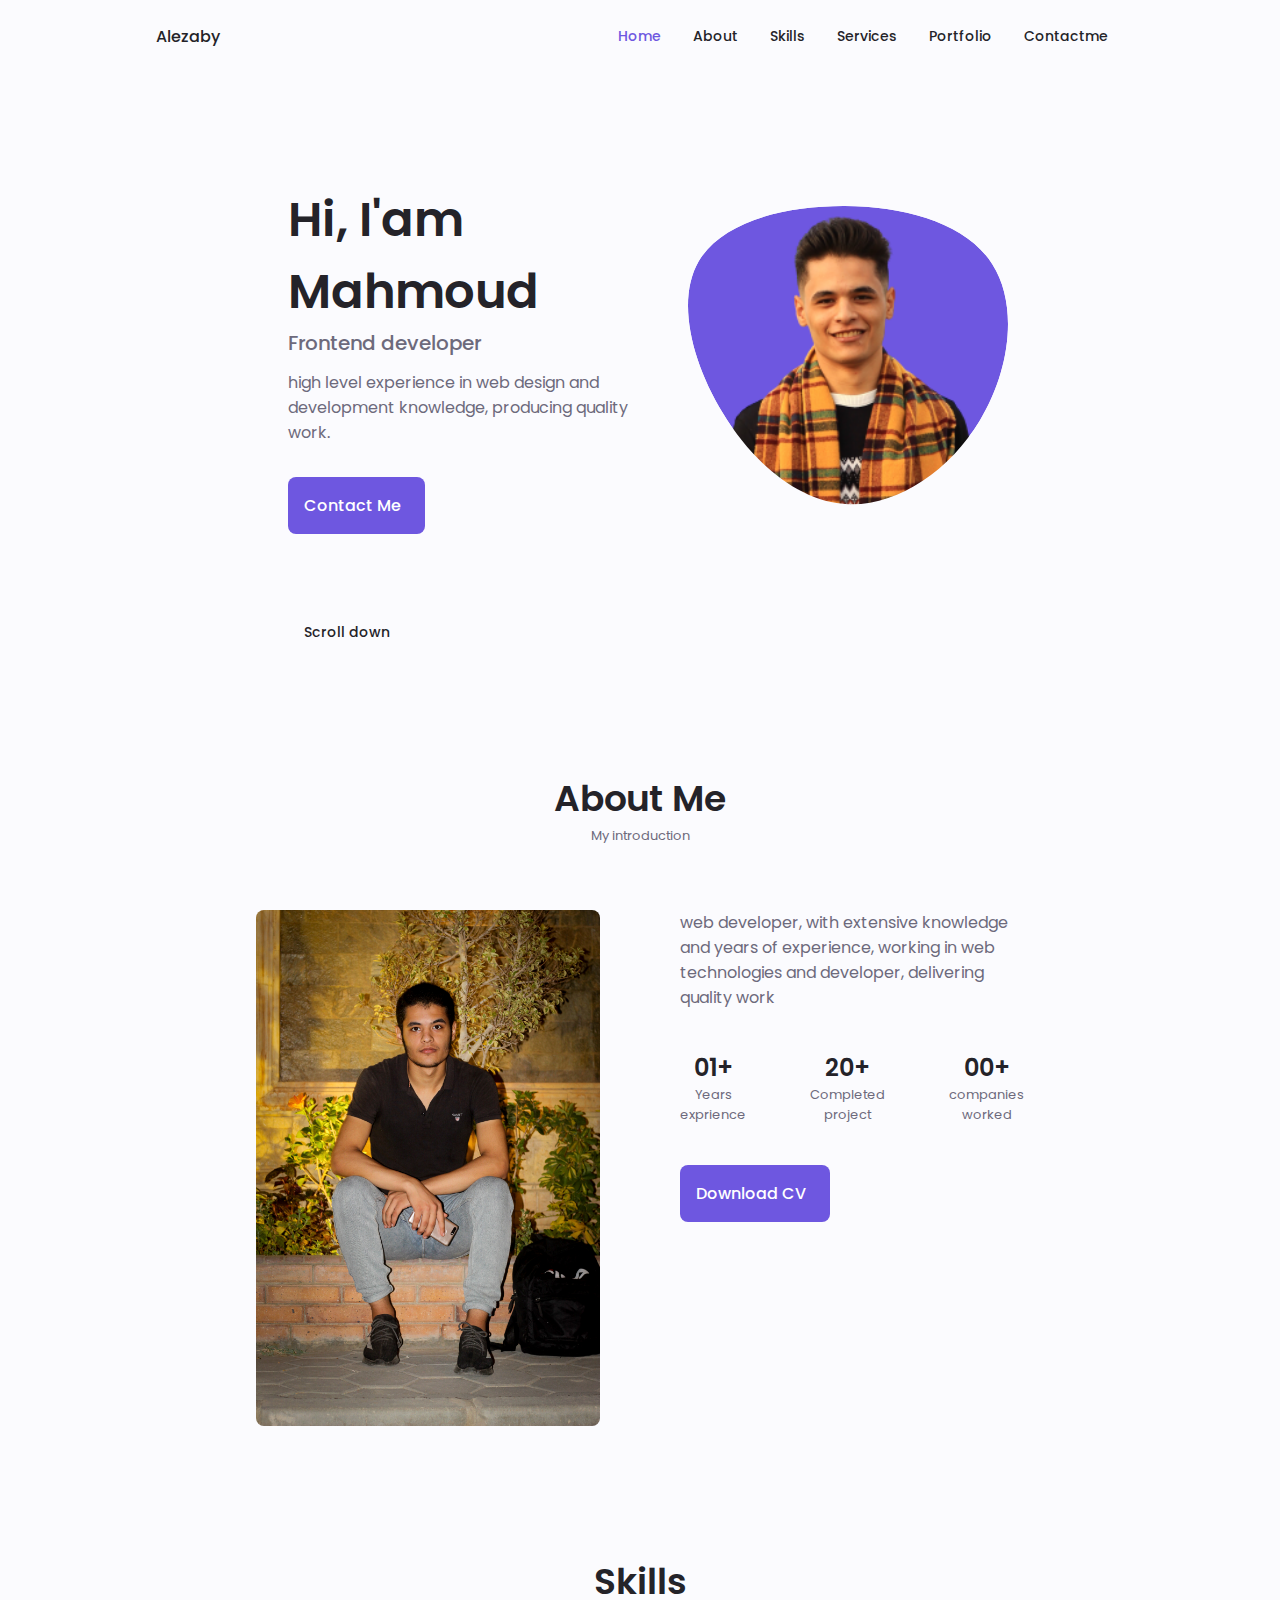
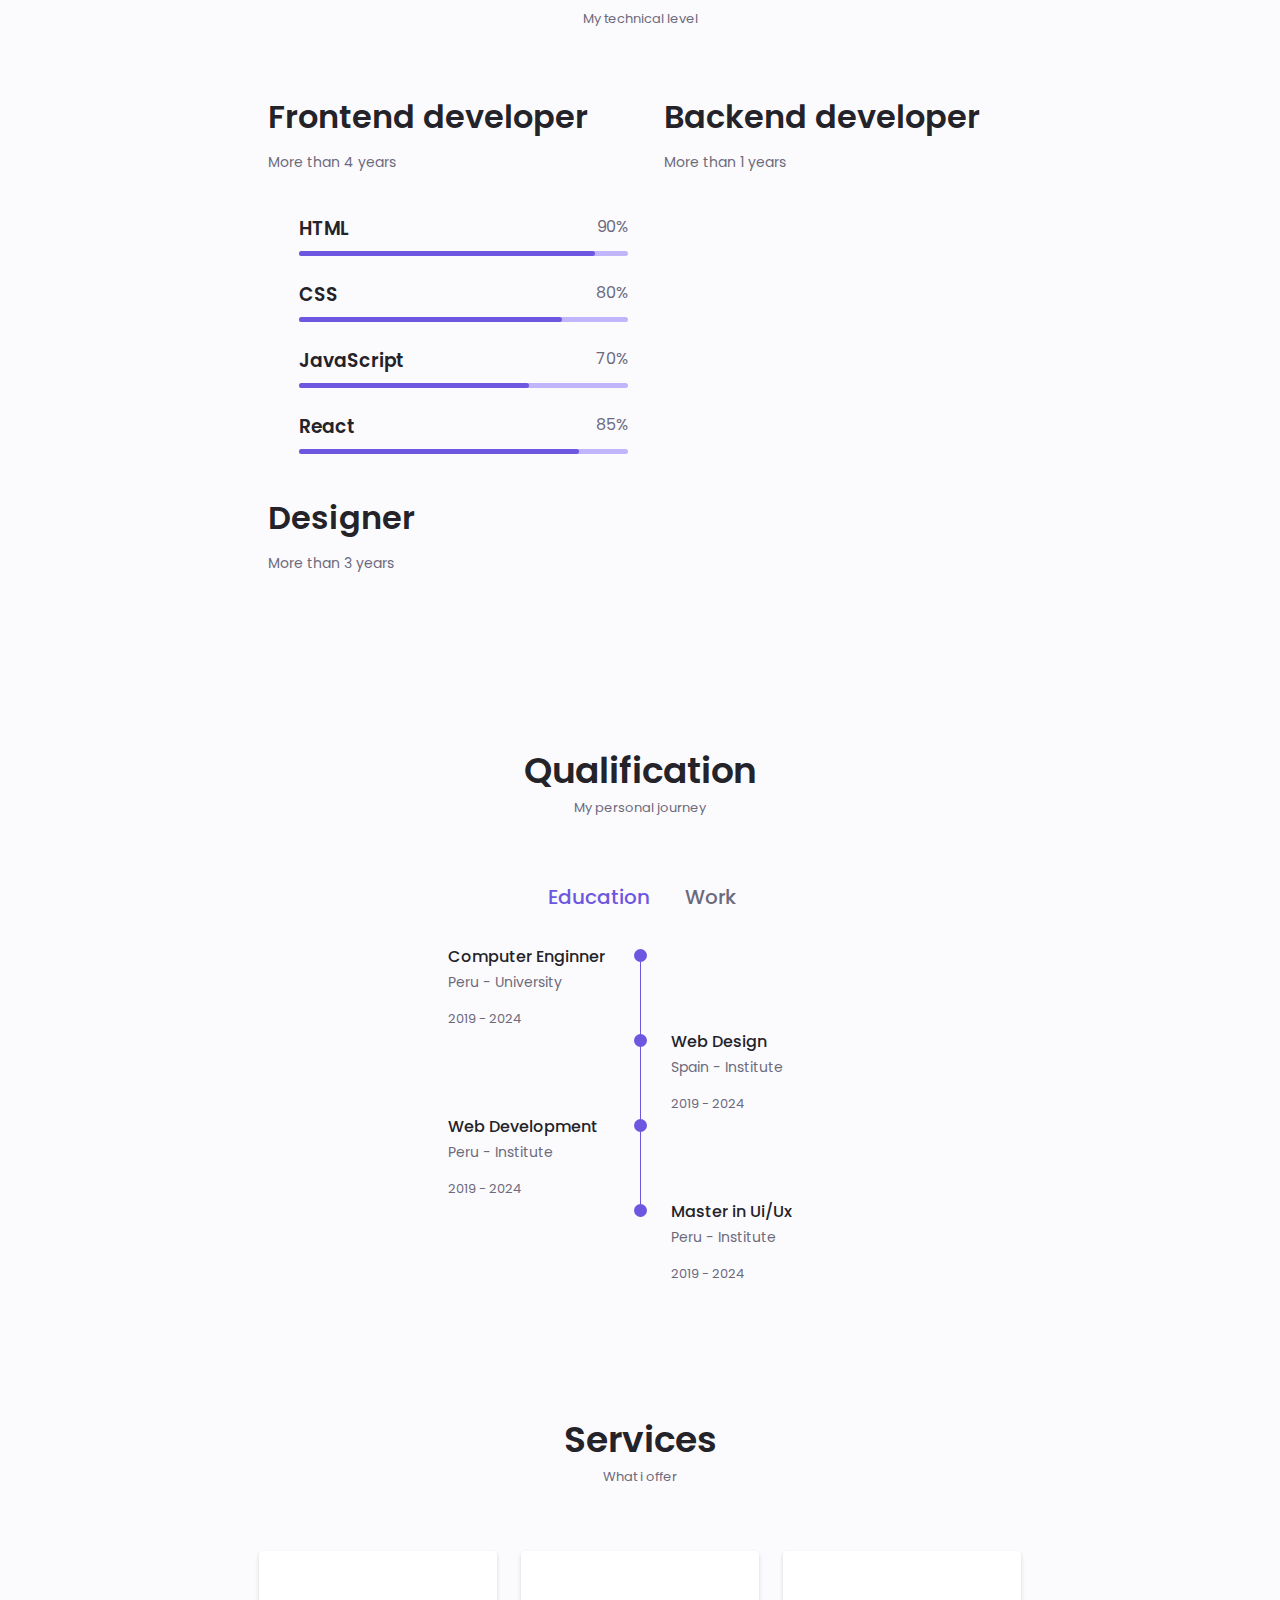
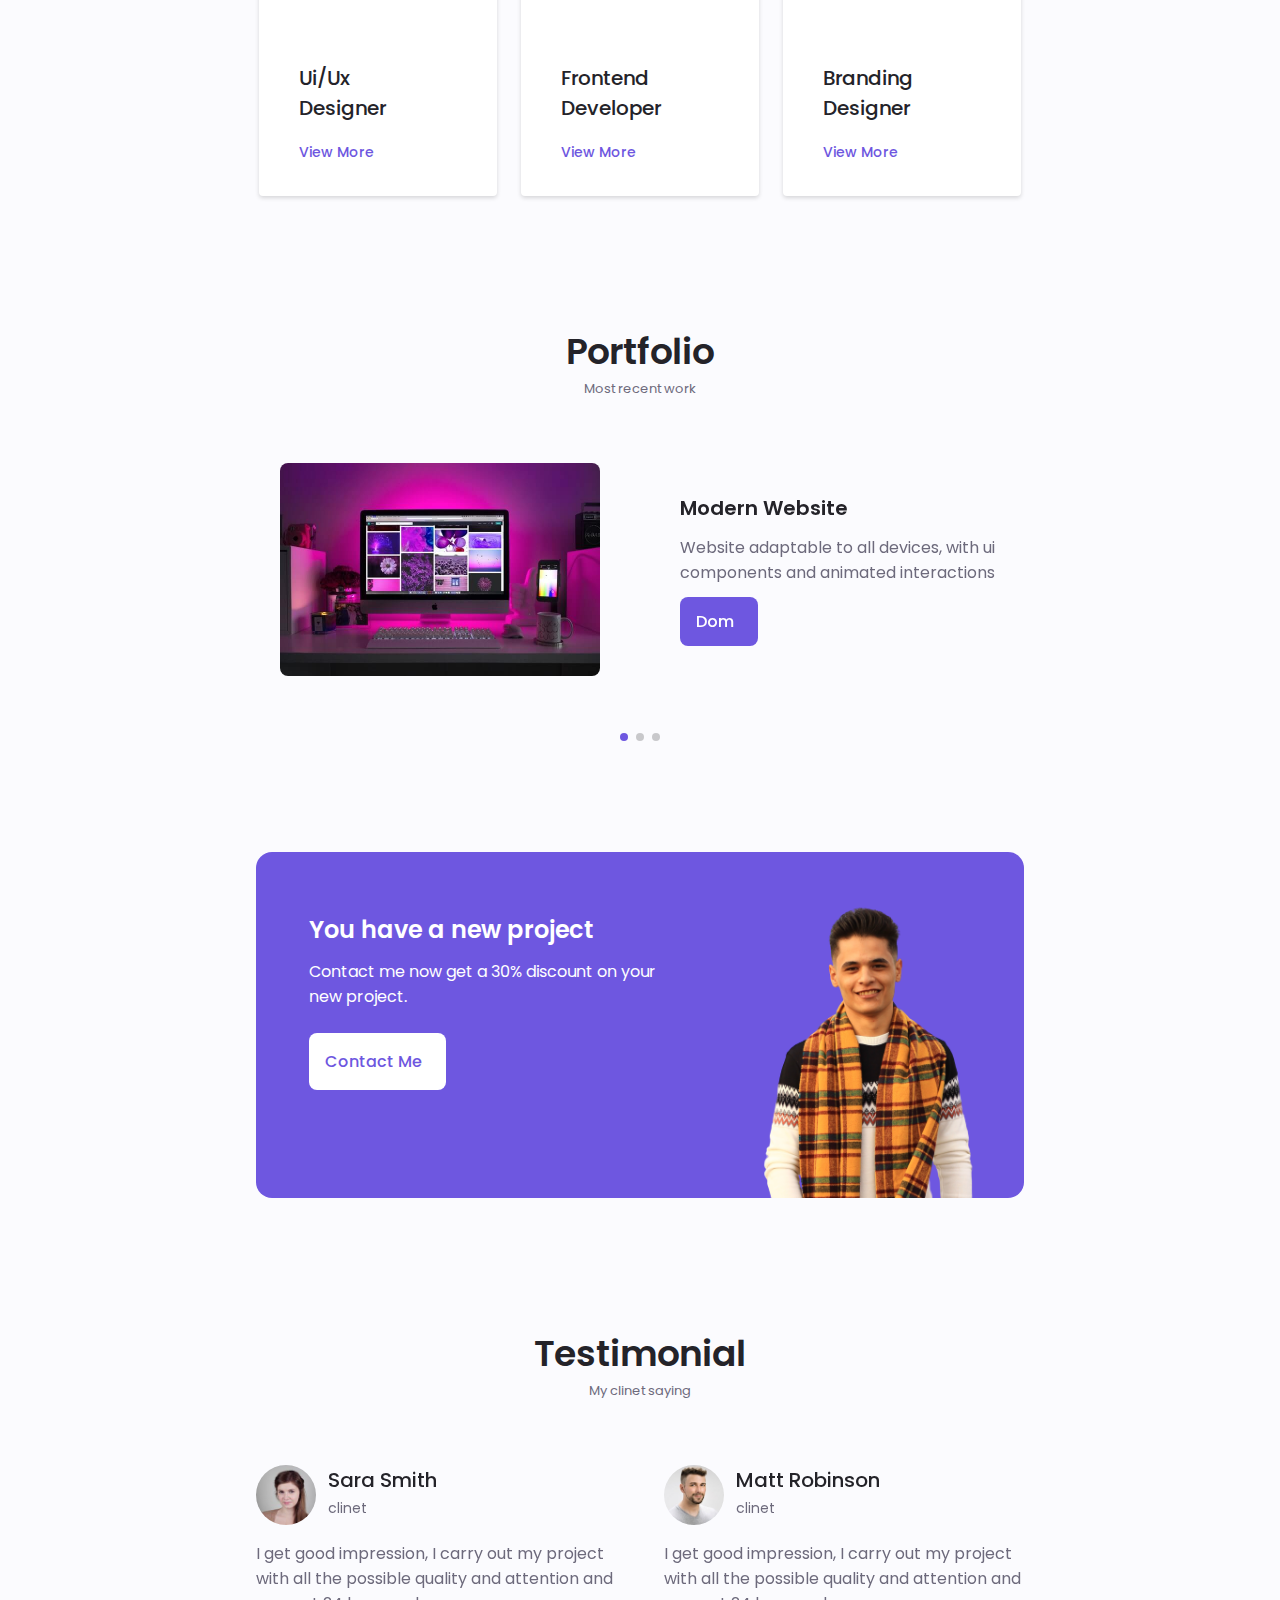
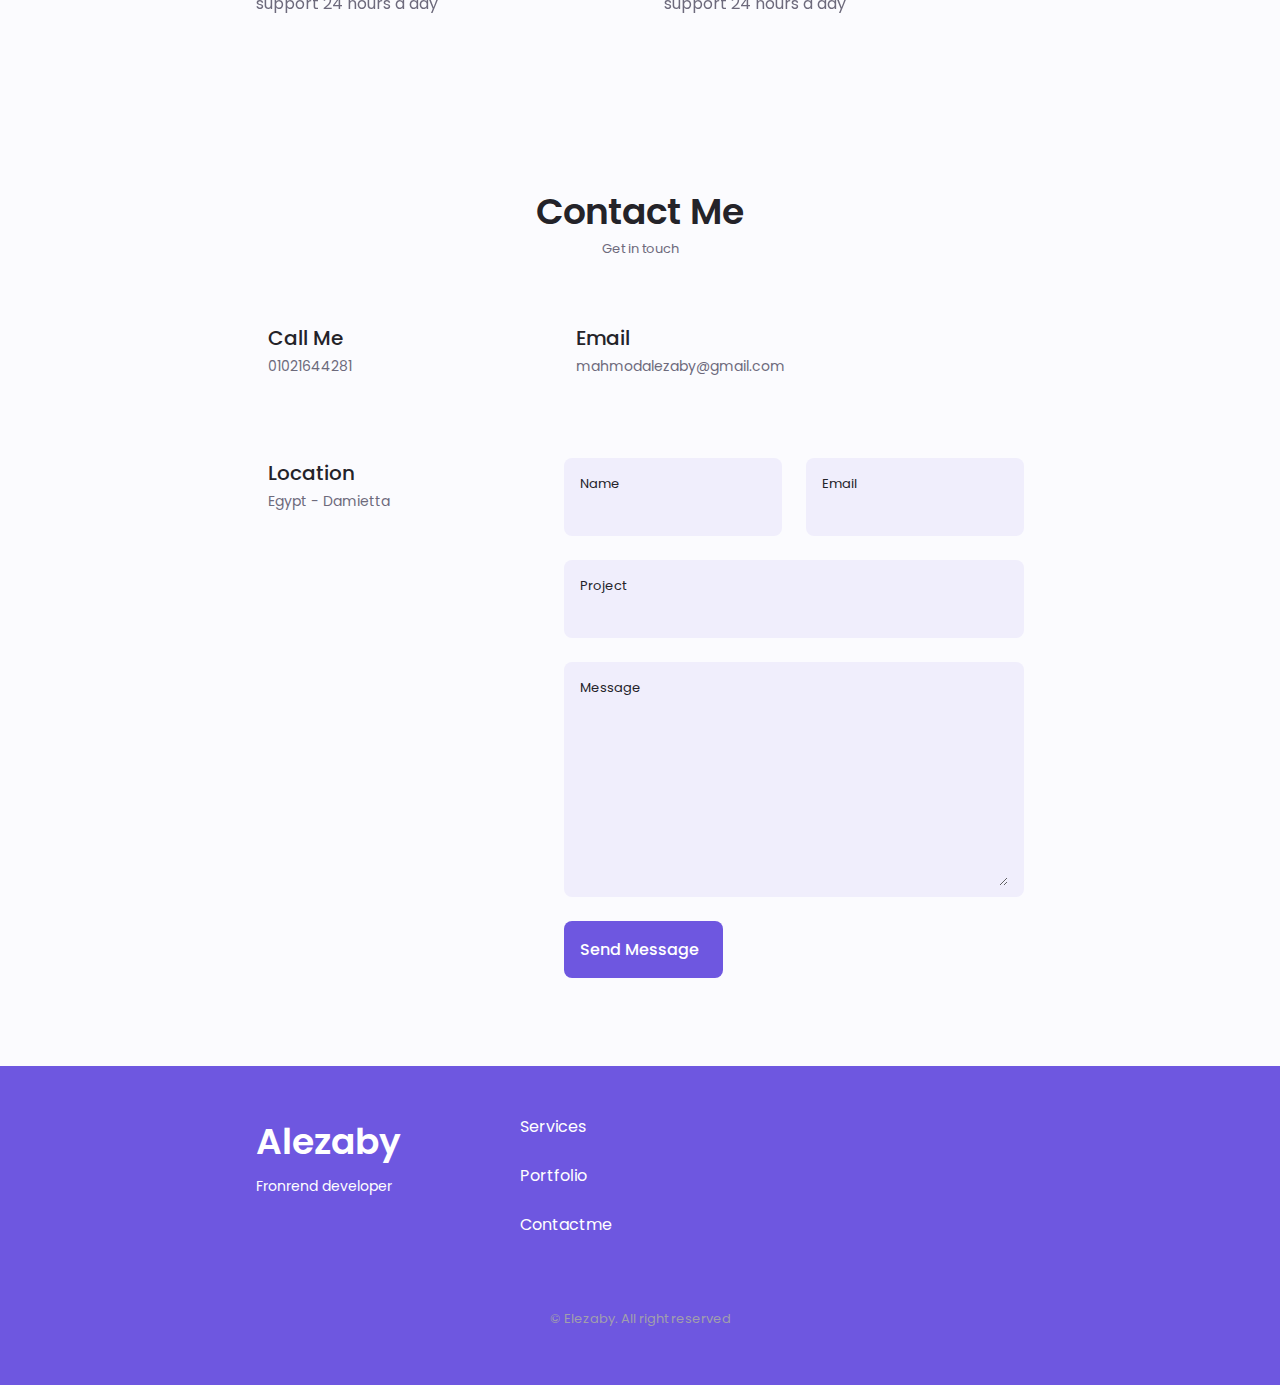
<file: index.html>
<!DOCTYPE html>
<html lang="en">

<head>
  <meta charset="UTF-8">
  <meta http-equiv="X-UA-Compatible" content="IE=edge">
  <meta name="viewport" content="width=device-width, initial-scale=1.0">
  <!--===================== Unicon =====================-->
  <link rel="stylesheet" href="https://unicons.iconscout.com/release/v4.0.0/css/line.css">

  <!--===================== Swiper Css =====================-->
  <link rel="stylesheet" href="css/swiper-bundle.min.css">
  <!--===================== Css =====================-->
  <link rel="stylesheet" href="css/style.css">
  <title>Portfolio</title>
</head>

<body>
  <!--===================== Header =====================-->
  <header class="header" id="header">
    <nav class="nav container">
      <a href="#" class="nav__logo">Alezaby</a>
      <div class="nav__menu" id="nav-menu">
        <ul class="nav__list grid">
          <li class="nav__item">
            <a href="#home" class="nav__link active-link">
              <i class="uil uil-estate nav__icon"></i> Home
            </a>
          </li>
          <li class="nav__item">
            <a href="#about" class="nav__link">
              <i class="uil uil-user nav__icon"></i> About
            </a>
          </li>
          <li class="nav__item">
            <a href="#skills" class="nav__link">
              <i class="uil uil-file-alt nav__icon"></i> Skills
            </a>
          </li>
          <li class="nav__item">
            <a href="#services" class="nav__link">
              <i class="uil uil-bring-bottom nav__icon"></i> Services
            </a>
          </li>
          <li class="nav__item">
            <a href="#portfolio" class="nav__link">
              <i class="uil uil-scenery nav__icon"></i> Portfolio
            </a>
          </li>
          <li class="nav__item">
            <a href="#contact" class="nav__link">
              <i class="uil uil-message nav__icon"></i> Contactme
            </a>
          </li>
        </ul>
        <i class="uil uil-times nav__close" id="nav-close"></i>
      </div>
      <div class="nav__btns">
        <!-- Theme cange button -->
        <i class="uil uil-moon change-theme" id="theme-button"></i>
        <div class="nav__toggle" id="nav-toggle">
          <i class="uil uil-apps"></i>
        </div>
      </div>
    </nav>
  </header>
  <!--======================= Main ========================-->
  <main class="main">
    <!--===================== Hmoe ========================-->
    <section class="section home" id="home">
      <div class="home__container container grid">
        <div class="home__content grid">
          <div class="home__social">
            <a href="http://www.linkedin.com/in/mahmoud-elezaby" class="home__social-icon" target="_blank">
              <i class="uil uil-linkedin"></i>
            </a>
            <a href="https://dribbble.com/" class="home__social-icon" target="_blank">
              <i class="uil uil-dribbble"></i>
            </a>
            <a href="https://github.com/Elezaaby" class="home__social-icon" target="_blank">
              <i class="uil uil-github-alt"></i>
            </a>
          </div>
          <div class="home__img">
            <svg class="home__blob" viewBox="0 0 200 187" xmlns="http://www.w3.org/2000/svg"
              xmlns:xlink="http://www.w3.org/1999/xlink">
              <mask id="mask0" mask-type="alpha">
                <path d="M190.312 36.4879C206.582 62.1187 201.309 102.826 182.328 134.186C163.346 165.547 
                  130.807 187.559 100.226 186.353C69.6454 185.297 41.0228 161.023 21.7403 129.362C2.45775 
                  97.8511 -7.48481 59.1033 6.67581 34.5279C20.9871 10.1032 59.7028 -0.149132 97.9666 
                  0.00163737C136.23 0.303176 174.193 10.857 190.312 36.4879Z" />
              </mask>
              <g mask="url(#mask0)">
                <path d="M190.312 36.4879C206.582 62.1187 201.309 102.826 182.328 134.186C163.346 
                  165.547 130.807 187.559 100.226 186.353C69.6454 185.297 41.0228 161.023 21.7403 
                  129.362C2.45775 97.8511 -7.48481 59.1033 6.67581 34.5279C20.9871 10.1032 59.7028 
                  -0.149132 97.9666 0.00163737C136.23 0.303176 174.193 10.857 190.312 36.4879Z" />
                <image class="home__blob-img" href="image/portfolio4.png" />
              </g>
            </svg>
          </div>
          <div class="home__data">
            <h1 class="home__titel">Hi, I'am Mahmoud</h1>
            <h3 class="home__subtitle">Frontend developer</h3>
            <p class="home__description">high level experience in web design and development knowledge, producing
              quality work.</p>
            <a href="#contact" class="button button--flex">
              Contact Me <i class="uil uil-message button__icon"></i>
            </a>
          </div>
        </div>
        <div class="home__scroll">
          <a href="#about" class="home__scroll-button button--flex">
            <i class="uil uil-mouse-alt home__scroll-mouse"></i>
            <span class="home__scroll-name">Scroll down</span>
            <i class="uil uil-arrow-down home__scroll-arrow"></i>
          </a>
        </div>
      </div>
    </section>
    <!--====================== About ======================-->
    <section class="about section" id="about">
      <h2 class="section__title">About Me</h2>
      <span class="section__subtitle">My introduction</span>
      <div class="about__container container grid">
        <img src="image/portfolio6.jpg" alt="" class="about__img">
        <div class="about__data">
          <p class="about__description">web developer, with extensive knowledge and years of experience, working in web
            technologies and developer, delivering quality work</p>
          <div class="about__info">
            <div>
              <span class="about__info-title">01+</span>
              <span class="about__info-name">Years <br> exprience</span>
            </div>
            <div>
              <span class="about__info-title">20+</span>
              <span class="about__info-name">Completed <br> project</span>
            </div>
            <div>
              <span class="about__info-title">00+</span>
              <span class="about__info-name">companies <br> worked</span>
            </div>
          </div>
          <div class="about__buttons">
            <a download="" href="pdf/mahmoud-alezaby.pdf" class="button button--flex">
              Download CV<i class="uil uil-download-alt button__icon"></i>
            </a>
          </div>
        </div>
      </div>
    </section>
    <!--====================== Skils ======================-->
    <section class="skills section" id="skills">
      <h2 class="section__title">Skills</h2>
      <span class="section__subtitle">My technical level</span>
      <div class="skills__container container grid">
        <!--================== Skils1 ==================-->
        <div class="skills__content skills__open">
          <div class="skills__header">
            <i class="uil uil-brackets-curly skills__icon"></i>
            <div>
              <h1 class="skills__titles">Frontend developer</h1>
              <span class="skills__subtitle">More than 4 years</span>
            </div>
            <i class="uil uil-angle-down skills__arrow"></i>
          </div>
          <div class="skills__list grid">
            <div class="skills__data">
              <div class="skills__titles">
                <h3 class="skilla__name">HTML</h3>
                <span class="skills__number">90%</span>
              </div>
              <div class="skills__bar">
                <span class="skills__percentage skills__html"></span>
              </div>
            </div>

            <div class="skills__data">
              <div class="skills__titles">
                <h3 class="skilla__name">CSS</h3>
                <span class="skills__number">80%</span>
              </div>
              <div class="skills__bar">
                <span class="skills__percentage skills__css"></span>
              </div>
            </div>

            <div class="skills__data">
              <div class="skills__titles">
                <h3 class="skilla__name">JavaScript</h3>
                <span class="skills__number">70%</span>
              </div>
              <div class="skills__bar">
                <span class="skills__percentage skills__js"></span>
              </div>
            </div>

            <div class="skills__data">
              <div class="skills__titles">
                <h3 class="skilla__name">React</h3>
                <span class="skills__number">85%</span>
              </div>
              <div class="skills__bar">
                <span class="skills__percentage skills__react"></span>
              </div>
            </div>
          </div>
        </div>
        <!--================== Skils2 ==================-->
        <div class="skills__content skills__close">
          <div class="skills__header">
            <i class="uil uil-server-network skills__icon"></i>
            <div>
              <h1 class="skills__titles">Backend developer</h1>
              <span class="skills__subtitle">More than 1 years</span>
            </div>
            <i class="uil uil-angle-down skills__arrow"></i>
          </div>
          <div class="skills__list grid">
            <div class="skills__data">
              <div class="skills__titles">
                <h3 class="skilla__name">PHP</h3>
                <span class="skills__number">80%</span>
              </div>
              <div class="skills__bar">
                <span class="skills__percentage skills__php"></span>
              </div>
            </div>

            <div class="skills__data">
              <div class="skills__titles">
                <h3 class="skilla__name">Node Js</h3>
                <span class="skills__number">80%</span>
              </div>
              <div class="skills__bar">
                <span class="skills__percentage skills__node"></span>
              </div>
            </div>

            <div class="skills__data">
              <div class="skills__titles">
                <h3 class="skilla__name">Firebase</h3>
                <span class="skills__number">60%</span>
              </div>
              <div class="skills__bar">
                <span class="skills__percentage skills__firebase"></span>
              </div>
            </div>

            <div class="skills__data">
              <div class="skills__titles">
                <h3 class="skilla__name">Python</h3>
                <span class="skills__number">95%</span>
              </div>
              <div class="skills__bar">
                <span class="skills__percentage skills__python"></span>
              </div>
            </div>
          </div>
        </div>
        <div>
          <!--================== Skils3 ==================-->
          <div class="skills__content skills__close">
            <div class="skills__header">
              <i class="uil uil-swatchbook skills__icon"></i>
              <div>
                <h1 class="skills__titles">Designer</h1>
                <span class="skills__subtitle">More than 3 years</span>
              </div>
              <i class="uil uil-angle-down skills__arrow"></i>
            </div>
            <div class="skills__list grid">
              <div class="skills__data">
                <div class="skills__titles">
                  <h3 class="skilla__name">Figma</h3>
                  <span class="skills__number">90%</span>
                </div>
                <div class="skills__bar">
                  <span class="skills__percentage skills__figma"></span>
                </div>
              </div>

              <div class="skills__data">
                <div class="skills__titles">
                  <h3 class="skilla__name">Sketch</h3>
                  <span class="skills__number">85%</span>
                </div>
                <div class="skills__bar">
                  <span class="skills__percentage skills__sketch"></span>
                </div>
              </div>

              <div class="skills__data">
                <div class="skills__titles">
                  <h3 class="skilla__name">Photoshop</h3>
                  <span class="skills__number">90%</span>
                </div>
                <div class="skills__bar">
                  <span class="skills__percentage skills__photoshop"></span>
                </div>
              </div>
            </div>
          </div>
        </div>
      </div>
    </section>
    <!--================== Qualification ==================-->
    <section class="qualification section">
      <h2 class="section__title">Qualification</h2>
      <span class="section__subtitle">My personal journey</span>
      <div class="qualification__container container">
        <div class="qualification__tabs">
          <div class="qualification__button button--flex qualification__active" data-target='#education'>
            <i class="uil uil-graduation-cap qualification__icon"></i>
            Education
          </div>

          <div class="qualification__button button--flex" data-target="#work">
            <i class="uil uil-briefcase-alt qualification__icon"></i>
            Work
          </div>
        </div>
        <div class="qualification__section">
          <!--============ Qualification content 1 ============-->
          <div class="qualification__content qualification__active" data-content id="education">
            <!--============ Qualification 1 ============-->
            <div class="qualification__data">
              <div>
                <h3 class="qualification__title">Computer Enginner</h3>
                <span class="qualification__subtitle">Peru - University</span>
                <div class="qualification__calendar">
                  <i class="uil uil-calendar-alt"></i>
                  2019 - 2024
                </div>
              </div>
              <div>
                <span class="qualification__rounder"></span>
                <span class="qualification__line"></span>
              </div>
            </div>
            <!--============ Qualification 2 ============-->
            <div class="qualification__data">
              <div></div>
              <div>
                <span class="qualification__rounder"></span>
                <span class="qualification__line"></span>
              </div>
              <div>
                <h3 class="qualification__title">Web Design</h3>
                <span class="qualification__subtitle">Spain - Institute</span>
                <div class="qualification__calendar">
                  <i class="uil uil-calendar-alt"></i>
                  2019 - 2024
                </div>
              </div>
            </div>
            <!--============ Qualification 3 ============-->
            <div class="qualification__data">
              <div>
                <h3 class="qualification__title">Web Development</h3>
                <span class="qualification__subtitle">Peru - Institute</span>
                <div class="qualification__calendar">
                  <i class="uil uil-calendar-alt"></i>
                  2019 - 2024
                </div>
              </div>
              <div>
                <span class="qualification__rounder"></span>
                <span class="qualification__line"></span>
              </div>
            </div>
            <!--============ Qualification 4 ============-->
            <div class="qualification__data">
              <div></div>
              <div>
                <span class="qualification__rounder"></span>
                <!-- <span class="qualification__line"></span> -->
              </div>
              <div>
                <h3 class="qualification__title">Master in Ui/Ux</h3>
                <span class="qualification__subtitle">Peru - Institute</span>
                <div class="qualification__calendar">
                  <i class="uil uil-calendar-alt"></i>
                  2019 - 2024
                </div>
              </div>
            </div>
          </div>
          <!--============ Qualification content 2 ============-->
          <div class="qualification__content" data-content id="work">
            <!--============ Qualification 1 ============-->
            <div class="qualification__data">
              <div>
                <h3 class="qualification__title">Software Enginner</h3>
                <span class="qualification__subtitle">Microsoft - Peru</span>
                <div class="qualification__calendar">
                  <i class="uil uil-calendar-alt"></i>
                  2019 - 2024
                </div>
              </div>
              <div>
                <span class="qualification__rounder"></span>
                <span class="qualification__line"></span>
              </div>
            </div>
            <!--============ Qualification 2 ============-->
            <div class="qualification__data">
              <div></div>
              <div>
                <span class="qualification__rounder"></span>
                <span class="qualification__line"></span>
              </div>
              <div>
                <h3 class="qualification__title">Frontend</h3>
                <span class="qualification__subtitle">Apple Ins - Spain</span>
                <div class="qualification__calendar">
                  <i class="uil uil-calendar-alt"></i>
                  2019 - 2024
                </div>
              </div>
            </div>
            <!--============ Qualification 3 ============-->
            <div class="qualification__data">
              <div>
                <h3 class="qualification__title">Ui Designer</h3>
                <span class="qualification__subtitle">Figma - Spain</span>
                <div class="qualification__calendar">
                  <i class="uil uil-calendar-alt"></i>
                  2019 - 2024
                </div>
              </div>
              <div>
                <span class="qualification__rounder"></span>
                <!-- <span class="qualification__line"></span> -->
              </div>
            </div>
          </div>
        </div>
      </div>
    </section>
    <!--===================== Services ====================-->
    <section class="services section" id="services">
      <h2 class="section__title">Services</h2>
      <span class="section__subtitle">What i offer</span>
      <div class="services__container container grid">
        <!--=============== Services 1 ===============-->
        <div class="services__content">
          <div>
            <i class="uil uil-web-grid services__icon"></i>
            <h3 class="services__title">Ui/Ux <br> Designer</h3>
          </div>
          <span class="button button--flex button--small button--link services__button">
            View More
            <i class="uil uil-arrow-right button__icon"></i>
          </span>
          <div class="services__model">
            <div class="services__model-content">
              <h4 class="services__model-title">Ui/Ux <br> Designer</h4>
              <i class="uil uil-times services__model-close"></i>
              <ul class="services__model-services grid">
                <li class="services__model-service">
                  <i class="uil uil-check-circle services__model-icon"></i>
                  <p>I develop the user iterface</p>
                </li>
                <li class="services__model-service">
                  <i class="uil uil-check-circle services__model-icon"></i>
                  <p>Web page development.</p>
                </li>
                <li class="services__model-service">
                  <i class="uil uil-check-circle services__model-icon"></i>
                  <p>I create ux element interaction</p>
                </li>
                <li class="services__model-service">
                  <i class="uil uil-check-circle services__model-icon"></i>
                  <p>I position your company brand.</p>
                </li>
              </ul>
            </div>
          </div>
        </div>
        <!--=============== Services 2 ===============-->
        <div class="services__content">
          <div>
            <i class="uil uil-arrow services__icon"></i>
            <h3 class="services__title">Frontend <br> Developer</h3>
          </div>
          <span class="button button--flex button--small button--link services__button">
            View More
            <i class="uil uil-arrow-right button__icon"></i>
          </span>
          <div class="services__model">
            <div class="services__model-content">
              <h4 class="services__model-title">Frontend <br> Developer</h4>
              <i class="uil uil-times services__model-close"></i>
              <ul class="services__model-services grid">
                <li class="services__model-service">
                  <i class="uil uil-check-circle services__model-icon"></i>
                  <p>I develop the user iterface</p>
                </li>
                <li class="services__model-service">
                  <i class="uil uil-check-circle services__model-icon"></i>
                  <p>Web page development.</p>
                </li>
                <li class="services__model-service">
                  <i class="uil uil-check-circle services__model-icon"></i>
                  <p>I create ux element interaction</p>
                </li>
                <li class="services__model-service">
                  <i class="uil uil-check-circle services__model-icon"></i>
                  <p>I position your company brand.</p>
                </li>
              </ul>
            </div>
          </div>
        </div>
        <!--=============== Services 3 ===============-->
        <div class="services__content">
          <div>
            <i class="uil uil-pen services__icon"></i>
            <h3 class="services__title">Branding <br> Designer</h3>
          </div>
          <span class="button button--flex button--small button--link services__button">
            View More
            <i class="uil uil-arrow-right button__icon"></i>
          </span>
          <div class="services__model">
            <div class="services__model-content">
              <h4 class="services__model-title">Branding <br> Designer</h4>
              <i class="uil uil-times services__model-close"></i>
              <ul class="services__model-services grid">
                <li class="services__model-service">
                  <i class="uil uil-check-circle services__model-icon"></i>
                  <p>I develop the user iterface</p>
                </li>
                <li class="services__model-service">
                  <i class="uil uil-check-circle services__model-icon"></i>
                  <p>Web page development.</p>
                </li>
                <li class="services__model-service">
                  <i class="uil uil-check-circle services__model-icon"></i>
                  <p>I create ux element interaction</p>
                </li>
                <li class="services__model-service">
                  <i class="uil uil-check-circle services__model-icon"></i>
                  <p>I position your company brand.</p>
                </li>
              </ul>
            </div>
          </div>
        </div>
      </div>
    </section>
    <!--===================== Portfolio ====================-->
    <section class="portfolio section" id="portfolio">
      <h2 class="section__title">Portfolio</h2>
      <span class="section__subtitle">Most recent work</span>
      <div class="portfolio__container container swiper-container">
        <div class="swiper-wrapper">
          <!-- ================ portfolio 1 ================ -->
          <div class="portfolio__content grid swiper-slide">
            <img src="image/portfolio1.jpg" class="portfolio__img">
            <div class="portfolio__data">
              <h3 class="portfolio__title">Modern Website</h3>
              <p class="portfolio__description">Website adaptable to all devices, with ui components and animated
                interactions</p>
              <a href="#" class="button button--flex button--small portfolio__button">
                Dom
                <i class="uil uil-arrow-right button__icon"></i>
              </a>
            </div>
          </div>
          <!-- ================ portfolio 2 ================ -->
          <div class="portfolio__content grid swiper-slide">
            <img src="image/portfolio2.jpg" class="portfolio__img">
            <div class="portfolio__data">
              <h3 class="portfolio__title">Brand Design</h3>
              <p class="portfolio__description">Website adaptable to all devices, with ui components and animated
                interactions</p>
              <a href="#" class="button button--flex button--small portfolio__button">
                Dom
                <i class="uil uil-arrow-right button__icon"></i>
              </a>
            </div>
          </div>
          <!-- ================ portfolio 3 ================ -->
          <div class="portfolio__content grid swiper-slide">
            <img src="image/portfolio3.jpg" class="portfolio__img">
            <div class="portfolio__data">
              <h3 class="portfolio__title">Online Store</h3>
              <p class="portfolio__description">Website adaptable to all devices, with ui components and animated
                interactions</p>
              <a href="#" class="button button--flex button--small portfolio__button">
                Dom
                <i class="uil uil-arrow-right button__icon"></i>
              </a>
            </div>
          </div>

        </div>
        <!-- Add Arrows -->
        <div class="swiper-button-next">
          <i class="uil uil-angle-right-b swiper-portfolio-icon"></i>
        </div>
        <div class="swiper-button-prev">
          <i class="uil uil-angle-left-b swiper-portfolio-icon"></i>
        </div>

        <!-- Add pagination -->
        <div class="swiper-pagination"></div>
      </div>
    </section>
    <!--===================== Project ====================-->
    <section class="project section">
      <div class="project__bg">
        <div class="project__container container grid">
          <div class="project__data">
            <h2 class="project__title">You have a new project</h2>
            <p class="project__description">Contact me now get a 30% discount on your new project.</p>
            <a href="#contact" class="button button--flex button--white">
              Contact Me
              <i class="uil uil-message project__icon button__icon"></i>
            </a>
          </div>
          <img class="project__img" src="image/portfolio4.png" alt="">
        </div>
      </div>
    </section>
    <!--===================== Testimonial ====================-->
    <section class="testimonial section">
      <h2 class="section__title">Testimonial</h2>
      <span class="section__subtitle">My clinet saying</span>
      <div class="testimonial__container container swiper-container">
        <div class="swiper-wrapper">
          <!--===================== Testimonial 1 ====================-->
          <div class="testimonial__content swiper-slide">
            <div class="testimonial__data">
              <div class="testimonial__header">
                <img class="testimonial__img" src="image/testimonial1.jpg" alt="">
                <div>
                  <h3 class="testimonial__name">Sara Smith</h3>
                  <span class="testimonial__client">clinet</span>
                </div>
              </div>
              <div>
                <i class="uil uil-star testimonial__icon-star"></i>
                <i class="uil uil-star testimonial__icon-star"></i>
                <i class="uil uil-star testimonial__icon-star"></i>
                <i class="uil uil-star testimonial__icon-star"></i>
                <i class="uil uil-star testimonial__icon-star"></i>
              </div>
            </div>
            <p class="testimonial__description">I get good impression, I carry out my project with all the possible
              quality and attention and support 24 hours a day</p>

          </div>
          <!--===================== Testimonial 2 ====================-->
          <div class="testimonial__content swiper-slide">
            <div class="testimonial__data">
              <div class="testimonial__header">
                <img class="testimonial__img" src="image/testimonial2.jpg" alt="">
                <div>
                  <h3 class="testimonial__name">Matt Robinson</h3>
                  <span class="testimonial__client">clinet</span>
                </div>
              </div>
              <div>
                <i class="uil uil-star testimonial__icon-star"></i>
                <i class="uil uil-star testimonial__icon-star"></i>
                <i class="uil uil-star testimonial__icon-star"></i>
                <i class="uil uil-star testimonial__icon-star"></i>
                <i class="uil uil-star testimonial__icon-star"></i>
              </div>
            </div>
            <p class="testimonial__description">I get good impression, I carry out my project with all the possible
              quality and attention and support 24 hours a day</p>

          </div>
          <!--===================== Testimonial 3 ====================-->
          <div class="testimonial__content swiper-slide">
            <div class="testimonial__data">
              <div class="testimonial__header">
                <img class="testimonial__img" src="image/testimonial3.jpg" alt="">
                <div>
                  <h3 class="testimonial__name">Raul Harris</h3>
                  <span class="testimonial__client">clinet</span>
                </div>
              </div>
              <div>
                <i class="uil uil-star testimonial__icon-star"></i>
                <i class="uil uil-star testimonial__icon-star"></i>
                <i class="uil uil-star testimonial__icon-star"></i>
                <i class="uil uil-star testimonial__icon-star"></i>
                <i class="uil uil-star testimonial__icon-star"></i>
              </div>
            </div>
            <p class="testimonial__description">I get good impression, I carry out my project with all the possible
              quality and attention and support 24 hours a day</p>

          </div>
        </div>
        <!-- Add pagination -->
        <div class="swiper-pagination swiper-pagination-testimonial"></div>
      </div>
    </section>
    <!--===================== Contact Me ====================-->
    <section class="contact section" id="contact">
      <h2 class="section__title">Contact Me</h2>
      <span class="section__subtitle">Get in touch</span>
      <div class="contact__container container grid">
        <div>
          <div class="contact__information">
            <i class="uil uil-phone contact__icon"></i>
            <div>
              <h3 class="contact__title">Call Me</h3>
              <span class="contact__subtitle">01021644281</span>
            </div>
          </div>
        </div>
        <div>
          <div class="contact__information">
            <i class="uil uil-envelope contact__icon"></i>
            <div>
              <h3 class="contact__title">Email</h3>
              <span class="contact__subtitle">mahmodalezaby@gmail.com</span>
            </div>
          </div>
        </div>
        <div>
          <div class="contact__information">
            <i class="uil uil-map-marker contact__icon"></i>
            <div>
              <h3 class="contact__title">Location</h3>
              <span class="contact__subtitle">Egypt - Damietta</span>
            </div>
          </div>
        </div>

        <form action="" class="contact__form grid">
          <div class="contact__inputs grid">
            <div class="contact__content">
              <label for="" class="contact__label">Name</label>
              <input type="text" class="contact__input">
            </div>
            <div class="contact__content">
              <label for="" class="contact__label">Email</label>
              <input type="email" class="contact__input">
            </div>
          </div>
          <div class="contact__content">
            <label for="" class="contact__label">Project</label>
            <input type="text" class="contact__input">
          </div>
          <div class="contact__content">
            <label for="" class="contact__label">Message</label>
            <textarea name="" id="" cols="0" rows="7" class="contact__input"></textarea>
          </div>
          <div>
            <a href="#" class="button button--flex">
              Send Message
              <i class="uil uil-message button__icon"></i>
            </a>
          </div>
        </form>
      </div>
    </section>

  </main>
  <!--======================= Footer ========================-->
  <footer class="footer">
    <div class="footer__bg">
      <div class="footer__container container grid">
        <div>
          <h1 class="footer__title">Alezaby</h1>
          <span class="footer__subtitle">Fronrend developer</span>
        </div>
        <ul class="footer__links">
          <li>
            <a href="#services" class="footer__link">Services</a>
          </li>
          <li>
            <a href="#portfolio" class="footer__link">Portfolio</a>
          </li>
          <li>
            <a href="#contact" class="footer__link">Contactme</a>
          </li>
        </ul>
        <div class="footer__socials">
          <a href="https://www.facebook.com/mahmoud.elezaby.790/" target="_blank" class="footer__social">
            <i class="uil uil-facebook-f"></i>
          </a>
          <a href="https://www.instagram.com/mahmoud_elezaaby/" target="_blank" class="footer__social">
            <i class="uil uil-instagram"></i>
          </a>
          <a href="https://twitter.com/" target="_blank" class="footer__social">
            <i class="uil uil-twitter-alt"></i>
          </a>
        </div>
      </div>
      <p class="footer__copy">&#169; Elezaby. All right reserved</p>
    </div>
  </footer>
  <!--======================= Scrol Top ========================-->
  <a href="#" class="scrollup" id="scroll-up">
    <i class="uil uil-arrow-up scrollup__icon"></i>
  </a>

  <!--===================== Swiper Js =====================-->
  <script src="Js/swiper-bundle.min.js"></script>
  <!--===================== Main Js =====================-->
  <script src="Js/main.js"></script>
</body>

</html>
</file>
<file: css/style.css>
/*===================== Googel Fonts =====================*/
@import url('https://fonts.googleapis.com/css2?family=Poppins:wght@400;500;600&display=swap');
/*===================== Variables CSS =====================*/
:root{
  --header-height: 3rem;
  /*=============== Color ===============*/
  /* Change favorite color */
  --hue-color: 250; /* purple 250 - Green 142 - Blue 230 - Pink 340*/

  /* HSL Color mode */
  --first-color: hsl(var(--hue-color), 69%, 61%);
  --first-color-second: hsl(var(--hue-color), 69%, 61%);
  --first-color-alt: hsl(var(--hue-color), 57%, 53%);
  --first-color-lighter: hsl(var(--hue-color), 92%, 85%);
  --titel-color: hsl(var(--hue-color), 8%, 15%);
  --text-color: hsl(var(--hue-color), 8%, 45%);
  --text-color-light: hsl(var(--hue-color), 8%, 65%);
  --input-color: hsl(var(--hue-color), 70%, 96%);
  --body-color: hsl(var(--hue-color), 60%, 99%);
  --container-color: #fff;
  --scroll-bar-color: hsl(var(--hue-color), 12%, 90%);
  --scroll-thumb-color: hsl(var(--hue-color), 12%, 80%);
  /*=============== Font and typography ===============*/
  --body-font: 'Poppins', sans-seri;
  /* .5rem = 8px, 1rem = 16px, 1.5rem = 24px .... */
  --big-font-size: 2rem;
  --h1-font-size: 1.5rem;
  --h2-font-size: 1.25rem;
  --h3-font-size: 1.125rem;
  --normal-font-size: .938rem;
  --small-font-size: .813rem;
  --smaller-font-size: .75rem;
  /*=============== Font Weight ===============*/
  --font-medium: 500;
  --font-semi-bold:600;

  /*==================================== Margenes Bottom ====================================*/
  /* .25rem = 4px, .5rem = 8px, .75rem = 12px .... */
  --mb-0-25: .25rem;
  --mb-0-5: .5rem;
  --mb-0-75: .75rem;
  --mb-1: 1rem;
  --mb-1-5: 1.5rem;
  --mb-2: 2rem;
  --mb-2-5: 2.5rem;
  --mb-3: 3rem;

  /*==================================== z index ====================================*/
  --z-tooltip: 10;
  --z-fixed: 100;
  --z-model: 100;
}
/* Font size for large devices */
@media screen and (min-width: 968px) {
  :root{
    --big-font-size: 3rem;
    --h1-font-size: 2.25rem;
    --h2-font-size: 1.5rem;
    --h3-font-size: 1.25rem;
    --normal-font-size: 1rem;
    --small-font-size: .875rem;
    --smaller-font-size: .813rem;
  }
}
/* ============== Variables Dark theme ============== */
body.dark-theme{
    /* HSL Color mode */
    --first-color-second: hsl(var(--hue-color), 30%, 8%);
    --titel-color: hsl(var(--hue-color), 8%, 95%);
    --text-color: hsl(var(--hue-color), 8%, 75%);
    --input-color: hsl(var(--hue-color), 29%, 16%);
    --body-color: hsl(var(--hue-color), 28%, 12%);
    --container-color: hsl(var(--hue-color), 29%, 16%);
    --scroll-bar-color: hsl(var(--hue-color), 12%, 48%);
    --scroll-thumb-color: hsl(var(--hue-color), 12%, 36%);
}

/* =============== Button Dark/Light ============== */
.nav__btns{
  display: flex;
  align-items: center;
}
.change-theme{
  font-size: 1.25rem;
  color: var(--titel-color);
  margin-right: var(--mb-1);
  cursor: pointer;
}
.change-theme:hover{
  color: var(--first-color);
}
/*========================================== Base ==========================================*/
*{
  box-sizing: border-box;
  margin: 0;
  padding: 0;
}
html{
   scroll-behavior: smooth ;
}
body{
  margin: 0 0 var(--header-height) 0;
  font-family: var(--body-font);
  font-size: var(--normal-font-size);
  background: var(--body-color);
  color: var(--text-color);
}
h1,h2,h3,h4{
  color: var(--titel-color);
  font-weight: var(--font-semi-bold);
}
ul{
  list-style: none;
}
a{
  text-decoration: none;
}
img{
  max-width: 100%;
  height: auto;
}
/*========================================== Reusable Css classes ==========================================*/
.section{
  padding: 2rem 0 4rem;
}
.section__title{
  font-size: var(--h1-font-size);
}
.section__subtitle{
  display: block;
  font-size: small;
  margin-bottom: var(--mb-3);
}
.section__title,
.section__subtitle{
  text-align: center;
}
/*========================================== Layout ==========================================*/
.container{
  max-width: 768px;
  margin-left: var(--mb-1-5);
  margin-right: var(--mb-1-5);
}
.grid{
  display: grid;
  gap: 1.5rem;
}
.header{
  width: 100%;
  position: fixed;
  bottom: 0;
  left: 0;
  z-index: var(--z-fixed);
  background-color: var(--body-color);
}

/*========================================== Nav ==========================================*/
.nav{
  max-width: 968px;
  height: var(--header-height);
  display: flex;
  justify-content: space-between;
  align-items: center;
}
.nav__logo,
.nav__toggle{
  color: var(--titel-color);
  font-weight: var(--font-medium);
}
.nav__logo:hover{
  color: var(--first-color);
}
.nav__toggle{
  font-size: 1.1rem;
  cursor: pointer;
}
.nav__toggle:hover{
  color: var(--first-color);
}
@media screen and (max-width: 767px) {
  .nav__menu{
    position: fixed;
    bottom: -100%;
    left: 0;
    width: 100%;
    background-color: var(--body-color);
    padding: 2rem 1.5rem 4rem;
    box-shadow: 0 -1px 4px rgba(0, 0, 0, .15);
    border-radius: 1.5rem 1.5rem 0 0 ;
    transition: .3s;
  }
}
.nav__list{
  grid-template-columns: repeat(3, 1fr);
  gap: 2rem;
}
.nav__link{
  display: flex;
  flex-direction: column;
  align-items: center;
  font-size: var(--small-font-size);
  color: var(--titel-color);
  font-weight: var(--font-medium);
}
.nav__link:hover{
  color: var(--first-color);
}

.nav__icon{
   font-size: 1.2rem;
}
.nav__close{
  position: absolute;
  right: 1.3rem;
  bottom: .5rem;
  font-size: 1.5rem;
  cursor: pointer;
  color: var(--first-color);
}
.nav__close:hover{
  color: var(--first-color-alt);
}
/* Show menu */
.show-menu{
  bottom: 0;
}

/* active-link */
.active-link{
  color: var(--first-color);
}

.scroll-header{
  box-shadow: 0 -1px 4px rgba(0, 0, 0, .15);
}

/*========================================== Home ==========================================*/
.home__container{
  gap: 1rem;
}
.home__content{
  grid-template-columns: .5fr 3fr;
  padding-top: 3.5rem;
  align-items: center;
}
.home__social{
  display: grid;
  grid-template-columns: max-content;
  row-gap: 1rem;
}
.home__social-icon{
  font-size: 1.25rem;
  color: var(--first-color);
}
.home__social-icon:hover{
  color: var(--first-color-alt);
}
.home__blob{
  width: 200px;
  fill: var(--first-color) ;
}
.home__blob-img{
  width: 200px;
}   
.home__data{
  grid-column: 1/3;
}
.home__titel{
  font-size: var(--big-font-size);
}
.home__subtitle{
  font-size: var(--h3-font-size);
  color: var(--text-color);
  font-weight: var(--font-medium);
  margin-bottom: var(--mb-0-75);
}
.home__description{
  margin-bottom: var(--mb-2);
}
.home__scroll{
  display: none;
}
.home__scroll-button{
  color: var(--first-color);
  transition: .3s;
}
.home__scroll-button:hover{
  transform: translateY(.25rem);
}
.home__scroll-mouse{
  font-size: 2rem;
}
.home__scroll-name{
  font-size: var(--small-font-size);
  color: var(--titel-color);
  font-weight: var(--font-medium);
  margin-right: var(--mb-0-25);
}
.home__scroll-arrow{
  font-size: 1rem;
}
/*========================================== Buttons ==========================================*/
.button{
  display: inline-block;
  background-color: var(--first-color);
  color: #fff;
  padding: 1rem;
  border-radius: .5rem;
  font-weight: var(--font-medium);
}
.button:hover{
  background-color: var(--first-color-alt);
}
.button__icon{
  font-size: 1.25rem;
  margin-left: var(--mb-0-5);
  transition: .3s;
}
.button--white{
  background-color: #fff;
  color: var(--first-color);
}
.button--white:hover{
  background-color: #fff;
}
.button--flex{
  display: inline-flex;
  align-items: center;
}
.button--small{
  padding: .75rem 1rem;
}
.button--link{
  padding: 0;
  background-color: transparent;
  color: var(--first-color);
}
.button--link:hover{
  background-color: transparent;
  color: var(--first-color-alt);
}
/*========================================== About ==========================================*/
.about__img{
  width: 200px;
  border-radius: .5rem;
  justify-self: center;
  align-items: center;
}

.about__description{
  text-align: center;
  margin-bottom: var(--mb-2-5)   ;
}
.about__info{
  display: flex;
  justify-content: space-evenly;
  margin-bottom: var(--mb-2-5);
}
.about__info-title{
  font-size: var(--h2-font-size);
  font-weight: var(--font-semi-bold);
  color: var(--titel-color);
}
.about__info-name{
  font-size: var(--smaller-font-size);
}
.about__info-title,
.about__info-name{
  display: block;
  text-align: center;
}
.about__buttons{
  display: flex;
  justify-content: center;
}
/*========================================== Skills ==========================================*/
.skills__container{
  row-gap: 0;
}
.skills__header{
  display: flex;
  align-items: center;
  margin-bottom: var(--mb-2-5);
  cursor: pointer;
}
.skills__icon,
.skills__arrow{
  font-size: 2rem;
  color: var(--first-color);
}
.skills__icon{
  margin-right: var(--mb-0-75);
}
.skills__title{
  font-size: var(--h3-font-size);
}
.skills__subtitle{
  font-size: var(--small-font-size);
  color: var(--text-color-lighter);
}
.skills__arrow{
  margin-left: auto;
  transition: .4s;
}
.skills__list{
  row-gap: 1.5rem;
  padding-left: 2.7rem;
}
.skills__titles{
  display: flex;
  justify-content: space-between;
  margin-bottom: var(--mb-0-5);
}
.skills__name{
  font-size: var(--normal-font-size);
  font-weight: var(--font-medium);
}
.skills__bar,
.skills__percentage{
  height: 5px;
  border-radius: .25rem;
}
.skills__bar{
  background-color: var(--first-color-lighter);
}
.skills__percentage{
  display: block;
  background-color: var(--first-color);
}
.skills__html{
  width: 90%;
}
.skills__css{
  width: 80%;
}
.skills__js{
  width: 70%;
}
.skills__react{
  width: 85%;
}

.skills__php{
  width: 80%;
}
.skills__node{
  width: 80%;
}
.skills__firebase{
  width: 60%;
}
.skills__python{
  width: 95%;
}

.skills__figma{
  width: 90%;
}
.skills__sketch{
  width: 85%;
}
.skills__photoshop{
  width: 90%;
}

.skills__close .skills__list{
  height: 0;
  overflow: hidden;
}
.skills__open .skills__list{
  height: max-content;
  margin-bottom: var(--mb-2-5);
}
.skills__open .skills__arrow{
  transform: rotate(-180deg);
}

/*========================================== Qualification ==========================================*/
.qualification__tabs{
  display: flex;
  justify-content: space-evenly;
  margin-bottom: var(--mb-2);
}
.qualification__button{
  font-size: var(--h3-font-size);
  font-weight: var(--font-medium);
  cursor: pointer;
}
.qualification__button:hover{
  color: var(--first-color);
}
.qualification__icon{
  font-size: 1.8rem;
  margin-right: var(--mb-0-25);
}
.qualification__data{
  display: grid;
  grid-template-columns: 1fr max-content 1fr;
  column-gap: 1.5rem;
}
.qualification__title{
  font-size: var(--normal-font-size);
  font-weight: var(--font-medium);
}
.qualification__subtitle{
  display: inline-block;
  font-size: var(--small-font-size);
  margin-bottom: var(--mb-1);
}
.qualification__calendar{
  font-size: var(--smaller-font-size);
  color: var(--text-color-lighter);
}
.qualification__rounder{
  display: inline-block;
  width: 13px;
  height: 13px;
  background-color: var(--first-color);
  border-radius: 50%;
}
.qualification__line{
  display: block;
  width: 1px;
  height: 100%;
  background-color: var(--first-color);
  transform: translate(6px, -7px);
}
.qualification [data-content]{
  display: none;
}
.qualification__active[data-content]{
  display: block;
}
.qualification__button.qualification__active{
  color: var(--first-color);
}

/*========================================== Services ==========================================*/
.services__container{
  gap: 1.5rem;
  grid-template-columns: repeat(2, 1fr);
}
.services__content{
  position: relative;
  background-color: var(--container-color);
  padding: 3.5rem .5rem 1.25rem 1.5rem;
  border-radius: .25rem;
  box-shadow: 0 2px 4px rgba(0, 0, 0, .15);
  transition: .3s;
}
.services__content:hover{
  box-shadow: 0 2px 8px rgba(0, 0, 0, .15);
}
.services__icon{
  display: block;
  font-size: 1.5rem;
  color: var(--first-color);
  margin-bottom: var(--mb-1);
}

.services__title{
  font-size: var(--h3-font-size);
  margin-bottom: var(--mb-1);
  font-weight: var(--font-medium);
}
.services__button{
  cursor: pointer;
  font-size: var(--small-font-size);
}
.services__button:hover .button__icon{
  transform: translateX(.25rem);
}
.services__model{
  position: fixed;
  top: 0;
  left: 0;
  right: 0;
  bottom: 0;
  background-color: rgba(0, 0, 0, .5);
  display: flex;
  align-items: center;
  justify-content: center;
  padding: 0 1rem;
  z-index: var(--z-model);
  opacity: 0;
  visibility: hidden;
  transition: .3s;
}
.services__model-content{
  position: relative;
  background-color: var(--container-color);
  padding: 1.5rem;
  border-radius: .5rem;
}
.services__model-services{
  row-gap: 1rem;
}
.services__model-service{
  display: flex;
}

.services__model-title{
  font-size: var(--h3-font-size);
  font-weight: var(--font-medium);
  margin-bottom: var(--mb-1-5);
}
.services__model-close{
  position: absolute;
  top: 1rem;
  right: 1rem;
  font-size: 1.5rem;
  color: var(--first-color);
  cursor: pointer;
}
.services__model-icon{
  color: var(--first-color);
  margin-right: var(--mb-0-25);
}

/* Active Model */
.active-model{
  opacity: 1;
  visibility: visible;
}

/*========================================== portfolio ==========================================*/
.portfolio__container{
  overflow: initial;
  position: relative;
}
.portfolio__content{
  padding:  0 1.5rem;
}
.portfolio__img{
  width: 265px;
  border-radius: .5rem;
  justify-self: center;
}
.portfolio__title{
  font-size: var(--h3-font-size);
  margin-bottom: var(--mb-0-75);
}
.portfolio__description{
  margin-bottom: var(--mb-0-75);
}
.portfolio__button:hover .button__icon{
  transform: translateX(.25rem);
}
.swiper-button-prev::after,
.swiper-button-next::after{
  content: '';
}
.swiper-portfolio-icon{
  font-size: 2rem;
  color: var(--first-color);
}
.swiper-button-next{
  right: -.5rem;
}
.swiper-button-prev{
  left: -.5rem;
}
.swiper-horizontal>.swiper-pagination-bullets{
  bottom: -2.5rem;
}
.swiper-pagination-bullet-active{
  background-color: var(--first-color);
}
.swiper-button-prev,
.swiper-button-next,
.swiper-pagination-bullet{
  outline: none;
}

/*========================================== Project ==========================================*/
.project{
  text-align: center;
}
.project__bg{
  background-color: var(--first-color-second);
  padding-top: 3rem;
}
.project__title{
  font-size: var(--h2-font-size);
  margin-bottom: var(--mb-0-75);
}
.project__description{
  margin-bottom: var(--mb-1-5);
}
.project__title,
.project__description{
  color: #fff;
}
.project__img{
  width: 232px;
  justify-self: center;
}
/*========================================== Testimonial ==========================================*/
.testimonial{
  overflow-x: hidden;
}
.testimonial__container{
  position: relative;
}
.testimonial__data,
.testimonial__header{
  display: flex;
}
.testimonial__data{
  justify-content: space-between;
  margin-bottom: var(--mb-1);
}
.testimonial__img{
  width: 60px;
  height: 60px;
  border-radius: 50%;
  margin-right: var(--mb-0-75);
}
.testimonial__name{
  font-size: var(--h3-font-size);
  font-weight: var(--font-medium);
}
.testimonial__client{
  font-size: var(--small-font-size);
  color: var(--text-color-lighter);
}
.testimonial__description{
  margin-bottom: var(--mb-2-5);
}
.testimonial__icon-star{
  color: var(--first-color);
}
.swiper-container .swiper-pagination-testimonial{
  bottom: 0;
}

/*========================================== Contact my ==========================================*/
.contact__container{
  row-gap: 3rem;
}
.contact__information{
  display: flex;
  margin-bottom: var(--mb-2);
}
.contact__icon{
  font-size: 2rem;
  color: var(--first-color);
  margin-right: var(--mb-0-75);
}
.contact__title{
  font-size: var(--h3-font-size);
  font-weight: var(--font-medium);
}
.contact__subtitle{
  font-size: var(--small-font-size);
  color: var(--text-color-lighter);
}
.contact__content{
  background-color: var(--input-color);
  border-radius: .5rem;
  padding: .75rem 1rem .25rem;
}
.contact__label{
  font-size: var(--smaller-font-size);
  color: var(--titel-color);
}
.contact__input{
  width: 100%;
  background-color: var(--input-color);
  color: var(--text-color);
  font-family: var(--body-font);
  font-size: var(--normal-font-size);
  border: none;
  outline: none;
  padding: .25rem .5rem .5rem 0;
}
/*========================================== Footer ==========================================*/
.footer{
  padding-top: 3.5rem;
}
.footer__container{
  row-gap: 3.5rem;
}
.footer__bg{
  background-color: var(--first-color-second);
  padding: 2rem 0 3rem;
}
.footer__title{
  font-size: var(--h1-font-size);
  margin-bottom: var(--mb-0-25);
}
.footer__subtitle{
  font-size: var(--small-font-size);
}
.footer__links{
  display: flex;
  flex-direction: column;
  row-gap: 1.5rem;
}
.footer__links:hover{
  color: var(--first-color-lighter);
}
.footer__social{
  font-size: 1.25rem;
  margin-right: var(--mb-1-5);
}
.footer__social:hover{
  color: var(--first-color-lighter);
}
.footer__copy{
  font-size: var(--smaller-font-size);
  text-align: center;
  color: var(--text-color-light);
  margin-top: var(--mb-3);
}
.footer__title,
.footer__subtitle,
.footer__link,
.footer__social{
  color: #fff;
}

/* ========= Scroll UP ========= */
.scrollup{
  position: fixed;
  right: 1rem;
  bottom: -20%;
  background: var(--first-color);
  opacity: .8;
  padding: 0 .3rem;
  border-radius: .4rem;
  z-index: var(--z-tooltip);
  transition: .4s;
}
.scrollup:hover{
  background-color: var(--first-color-alt);
}
.scrollup__icon{
  font-size: 1.5rem;
  color: #fff;
}

.show-scroll{
  bottom: 5rem;
}

/* ========== Scroll Bar ========= */
::-webkit-scrollbar{
  width: .60rem;
  background-color: var(--scroll-bar-color);
  border-radius: .5rem;
}
::-webkit-scrollbar-thumb{
  background-color: var(--scroll-thumb-color);
  border-radius: .5rem;
}
::-webkit-scrollbar-thumb:hover{
  background-color: var(--text-color-light);
}

/*========================================== Media Queries ==========================================*/
/* for small devices */
@media screen and (max-width:350px) {
  .container{
    margin-left: var(--mb-1);
    margin-right: var(--mb-1);
  }
  .nav__menu{
    padding: 2rem .25rem 4rem;
  }
  .nav__list{
    column-gap:0;
  }
  .home__content{
    grid-template-columns: .25fr 3fr;
  }
  .home__blob{
    width: 180px;
  }
  .skills__title{
    font-size: var(--normal-font-size);
  }
  .qualification__data{
    gap: .5rem;
  }
  .services__container{
    grid-template-columns: max-content;
    justify-content: center;
  }
  .services__content{
    padding-right: 3.5rem;
  }
  .services__model{
    padding: 0 .5rem;
  }
  .project__img{
    width: 200px;
  }
  .testimonial__data,
  .testimonial__header{
    flex-direction: column;
    align-items: center;
  }
  .testimonial__img{
    margin-right: 0;
    margin-bottom: var(--mb-0-25);
  }
  .testimonial__data,
  .testimonial__description{
    text-align: center;
  }
}

/* for medium devices */
@media screen and (min-width: 568px) {
  .home__content{
    grid-template-columns: max-content 1fr 1fr;
  }
  .home__data{
    grid-column: inherit;
  }
  .home__img{
    order: 1;
    justify-self: center;
  }
  .about__container,
  .skills__container,
  .portfolio__content,
  .project__container,
  .contact__container,
  .footer__container{
    grid-template-columns: repeat(2, 1fr);
  }
  .qualification__section{
    display: grid;
    grid-template-columns: .6fr;
    justify-content: center;
  }
}

@media screen and (min-width: 768px) {
  .container{
    margin-left: auto;
    margin-right: auto;
  }
  body{
    margin: 0;
  }
  .section{
    padding: 6rem 0 2rem;
  }
  .section__subtitle{
    margin-bottom: 4rem;
  }
  .header{
    top: 0;
    bottom: initial;
  }
  .header,
  .main,
  .footer__container{
    padding: 0 1rem;
  }
  .nav{
    height: calc(var(--header-height) + 1.5rem);
    column-gap: 1rem;
  }
  .nav__icon,
  .nav__close,
  .nav__toggle{
    display: none;
  }
  .nav__list{
    display: flex;
    column-gap: 2rem;
  }
  .nav__menu{
    margin-left: auto;
  }
  .change-theme{
    margin: 0;
  }
  .home__container{
    row-gap: 5rem;
  }
  .home__content{
    padding-top: 5.5rem;
    column-gap: 2rem;
  }
  .home__blob{
    width: 270px;
  }
  .home__scroll{
    display: block;
  }
  .home__scroll-button{
    margin-left: 3rem;
  }
  .about__container{
    column-gap: 5rem;
  }
  .about__img{
    width: 350px;
  }
  .about__description{
    text-align: initial;
  }
  .about__info{
    justify-content: space-between;
  }
  .about__buttons{
    justify-content: initial;
  }
  .qualification__tabs{
    justify-content: center;
  }
  .qualification__button{
    margin: 0 var(--mb-1);
  }
  .qualification__section{
    grid-template-columns: .5fr;
  }
  .services__container{
    grid-template-columns: repeat(3, 218px);
    justify-content: center;
  }
  .services__icon{
    font-size: 2rem
  }
  .services__content{
    padding: 6rem 0 2rem 2.5rem;
  }
  .services__model-content{
    width: 450px;
  }
  .portfolio__img{
    width: 320px;
  }
  .portfolio__content{
    align-items: center;
  }
  .project{
    text-align: initial;
  }
  .project__bg{
    background: none;
  }
  .project__container{
    background-color: var(--first-color-second);
    border-radius: 1rem;
    padding: 3rem 2.5rem 0;
    grid-template-columns: 1fr max-content;
    column-gap: 3rem;
  }
  .project__data{
    padding: .8rem;
  }
  .footer__container{
    grid-template-columns: repeat(3, 1fr);
  }
  .footer__bg{
    padding: 3rem 0 3.5rem;
  }
  .footer__social{
    justify-self: flex-end;
  }
  .footer__copy{
    margin-top: 4.5rem;
  }
}

/* for large devices */
@media screen and (min-width: 1024px) {
  .header,
  .main,
  .footer__container{
    padding: 0;
  }
  .home__blob{
    width: 320px;
  }
  .home__social{
    transform: translateX(-6rem);
  }
  .services__container{
    grid-template-columns: repeat(3, 238px);
  }
  .portfolio__content{
    column-gap: 5rem;
  }
  .swiper-portfolio-icon{
    font-size: 3.5rem;
  }
  .swiper-button-next{
    right: -3.5rem;
  }
  .swiper-button-prev{
    left: -3.5rem;
  }
  .swiper-horizontal > .swiper-pagination-bullets{
    bottom: -4.5rem;
  }
  .contact__form{
    width: 460px;
  }
  .contact__inputs{
    grid-template-columns: repeat(2, 1fr);
  }
  .testimonial__container {
    overflow:hidden ;
  }
}
</file>
